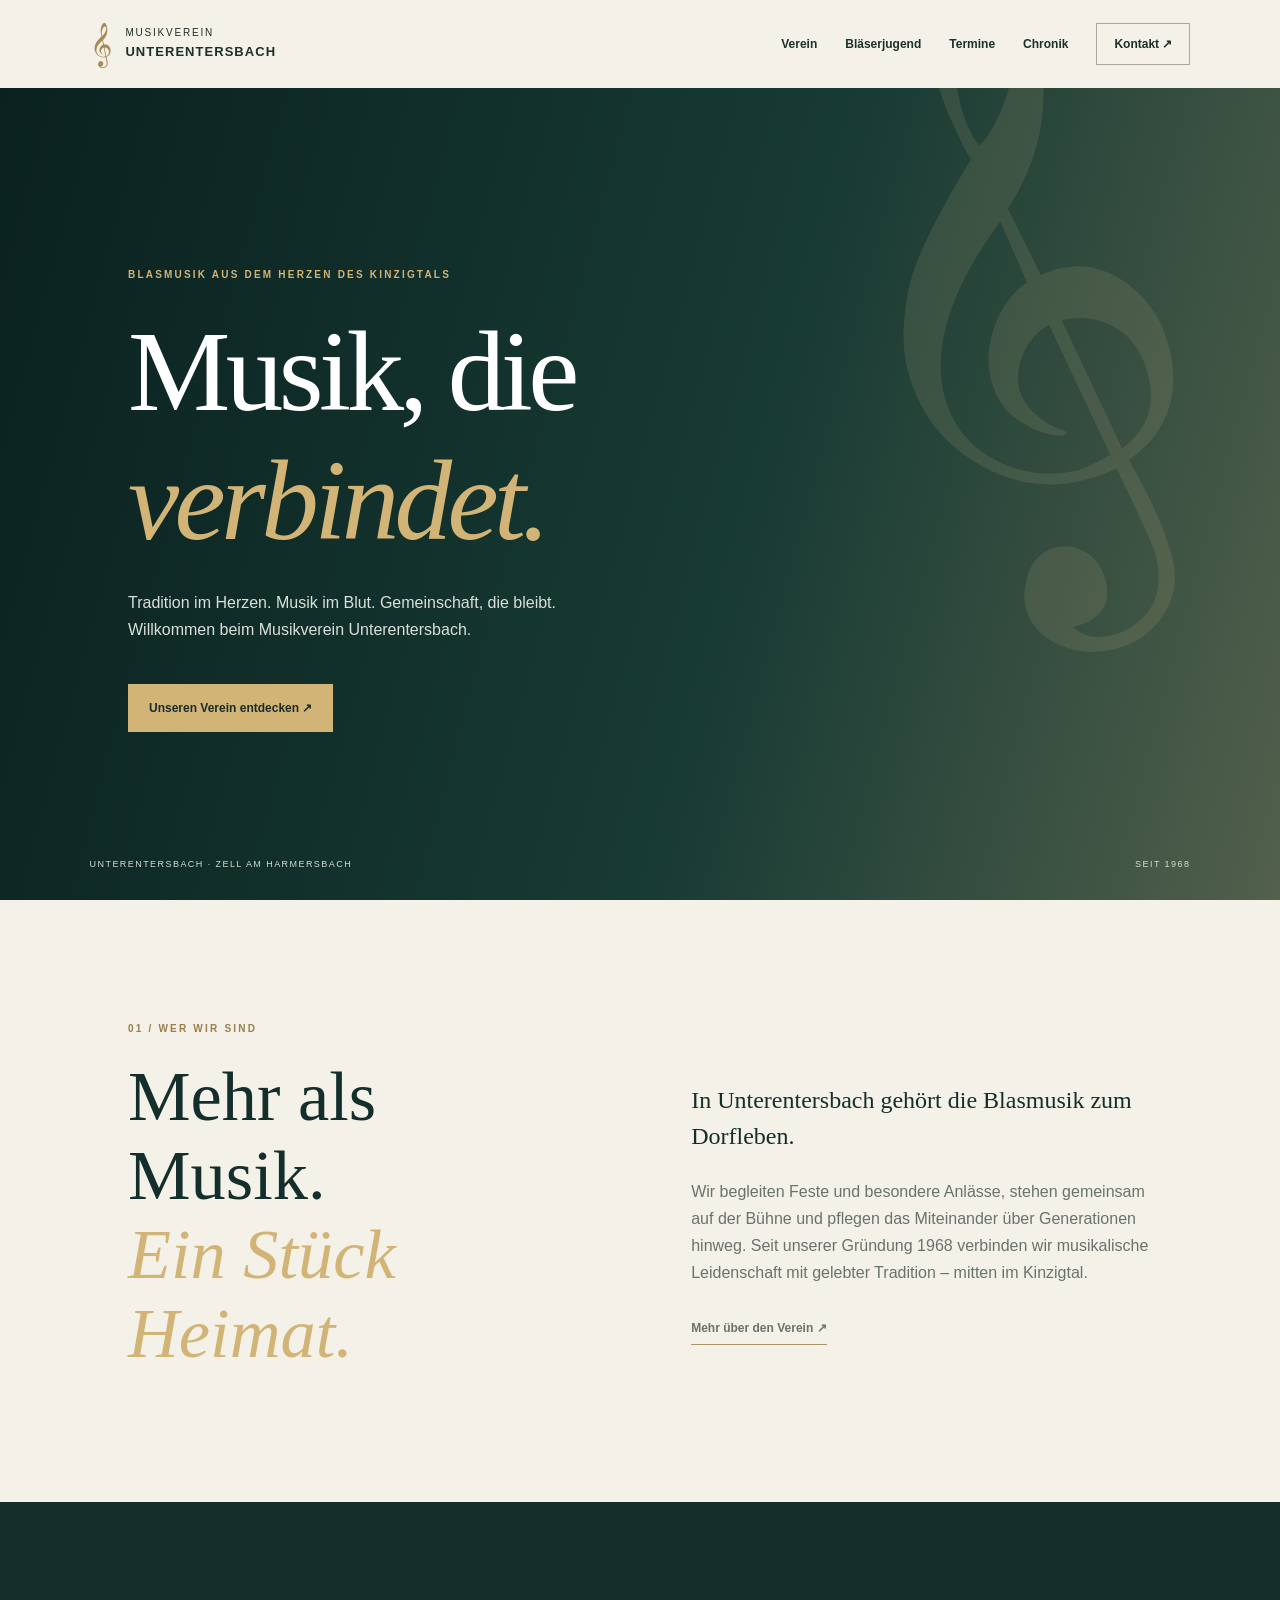
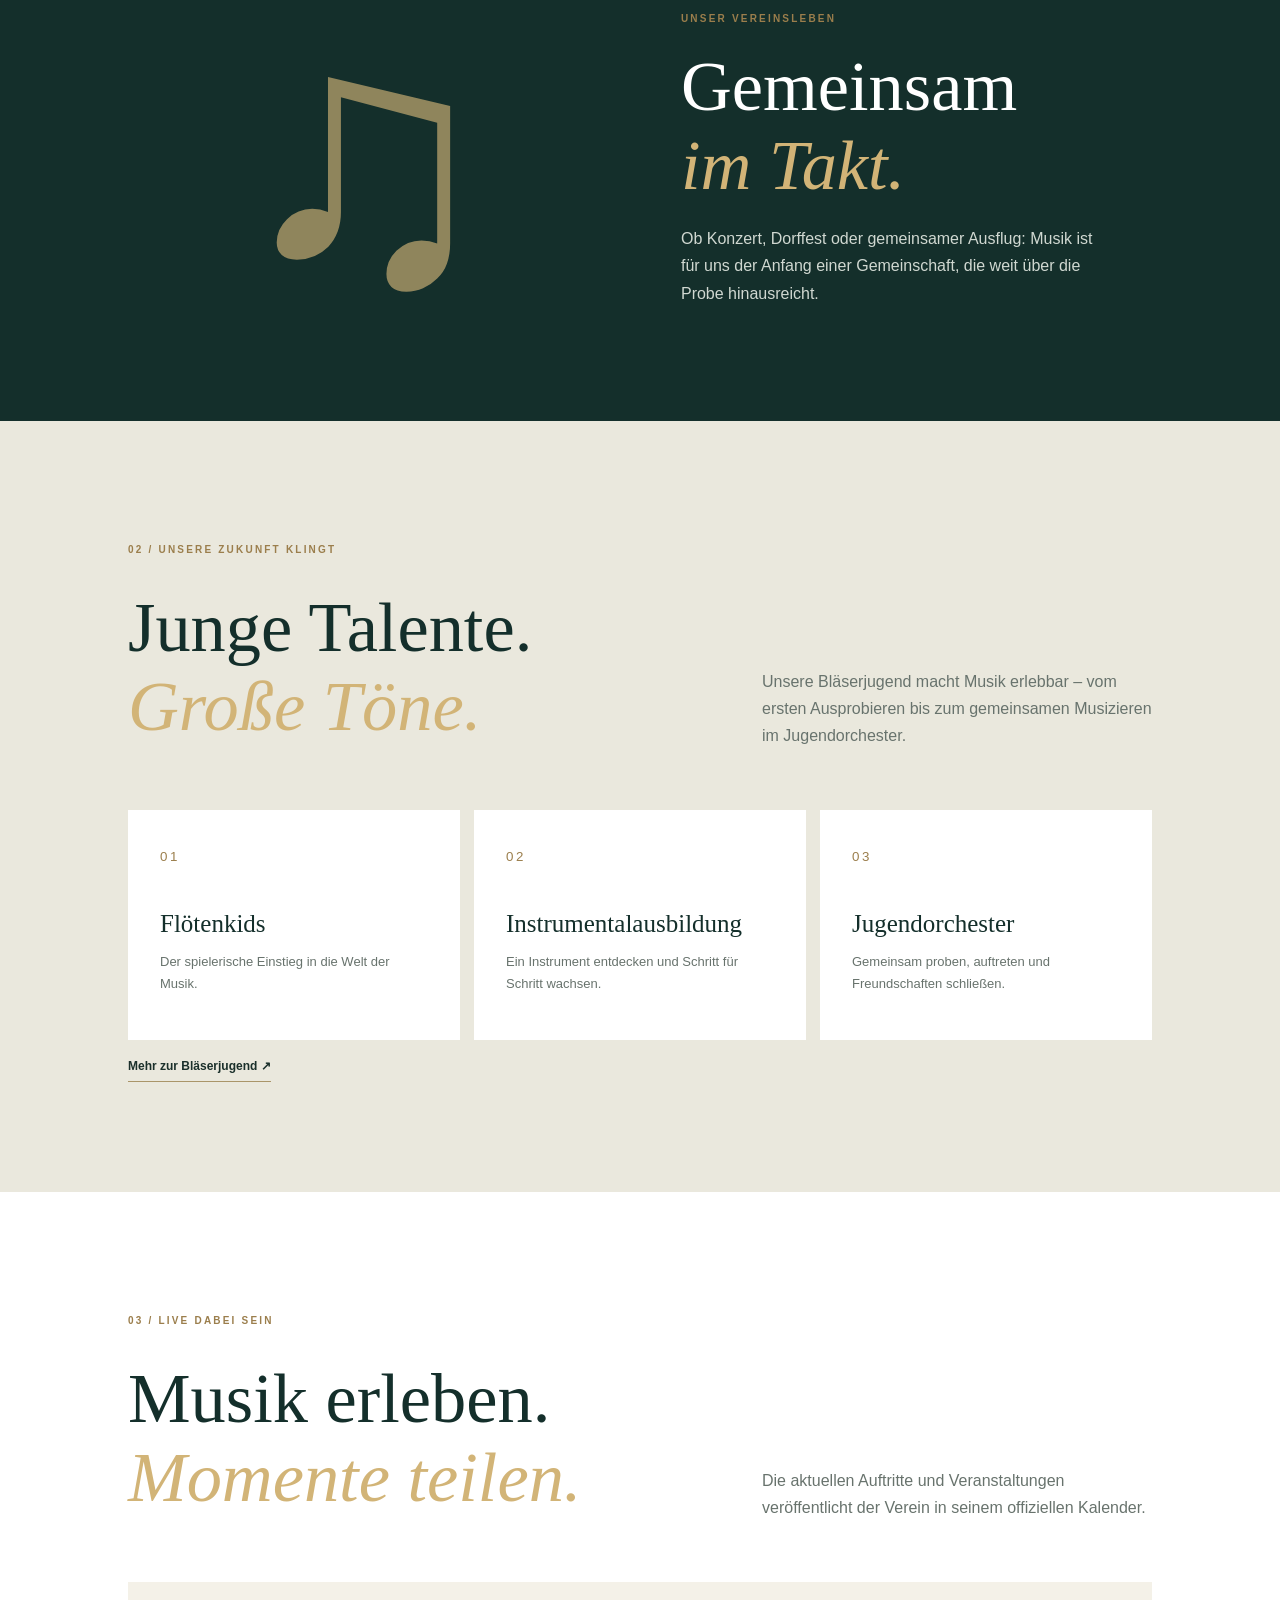
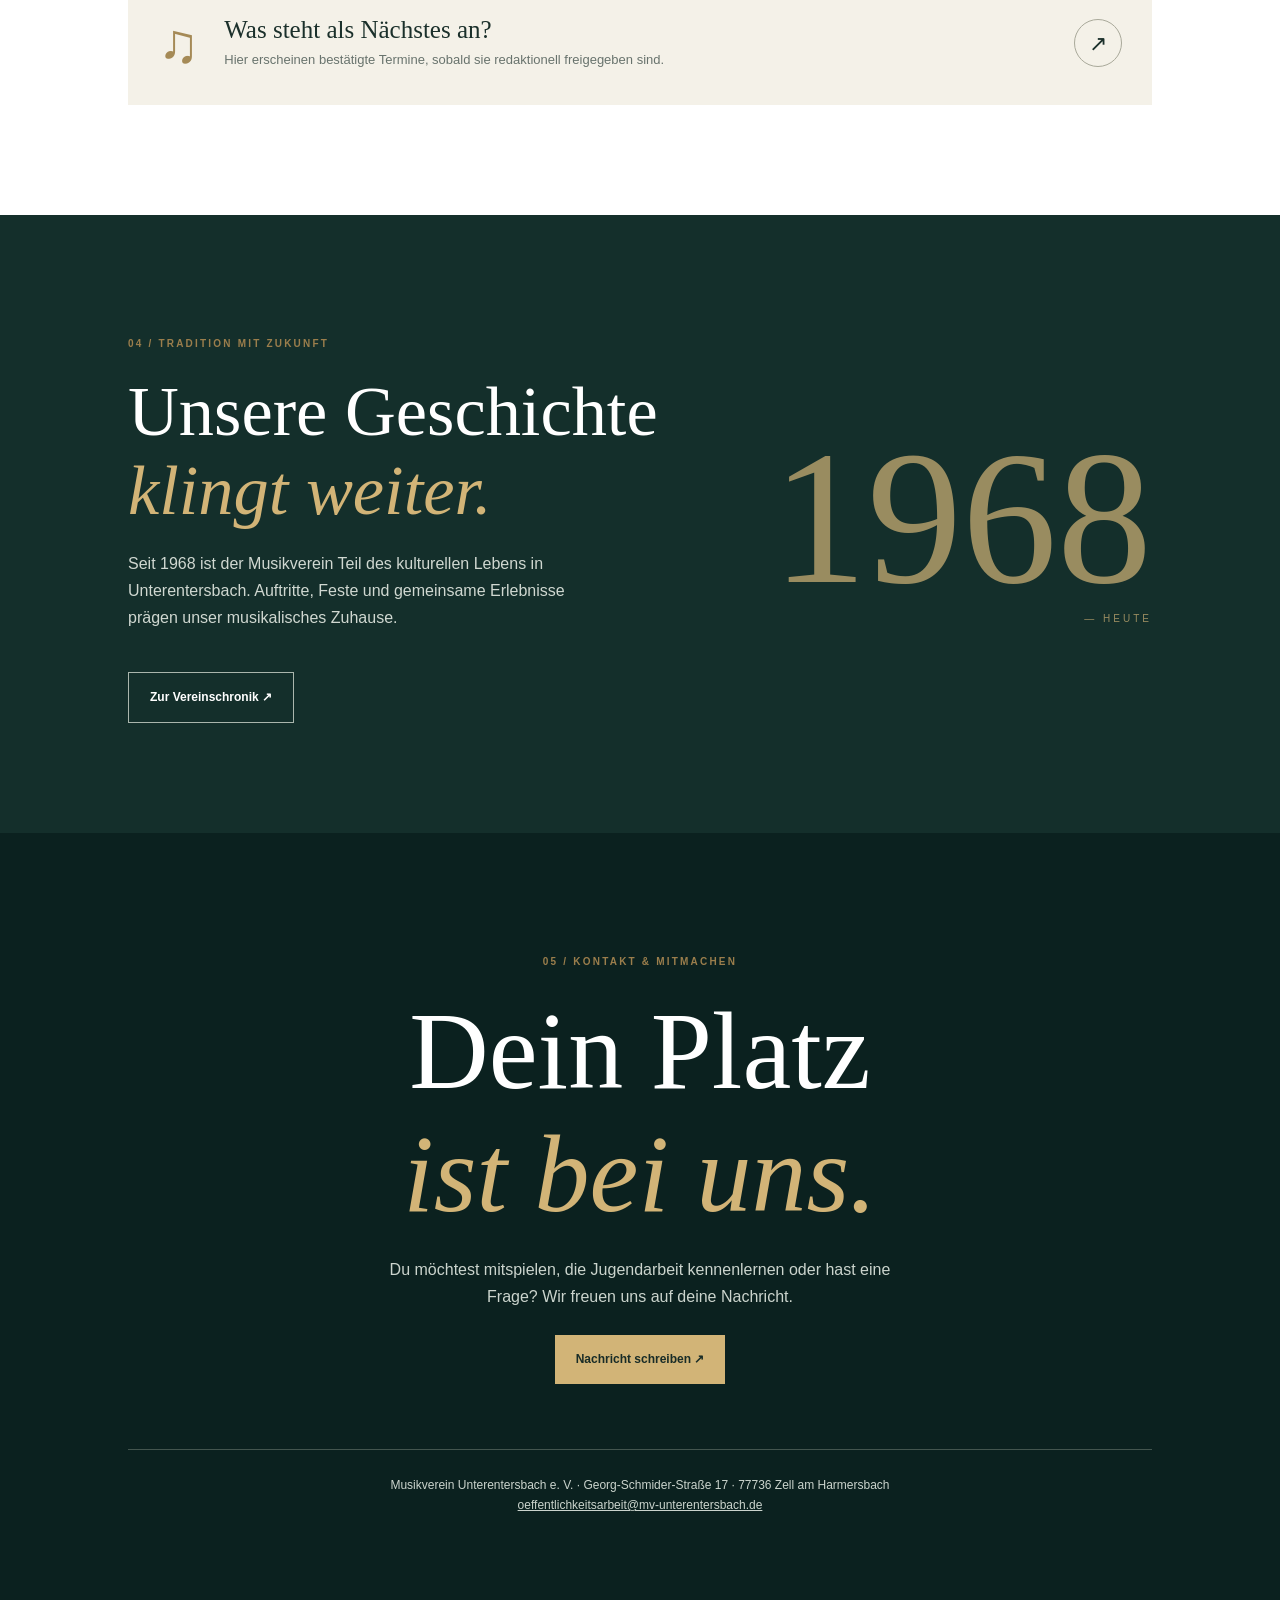
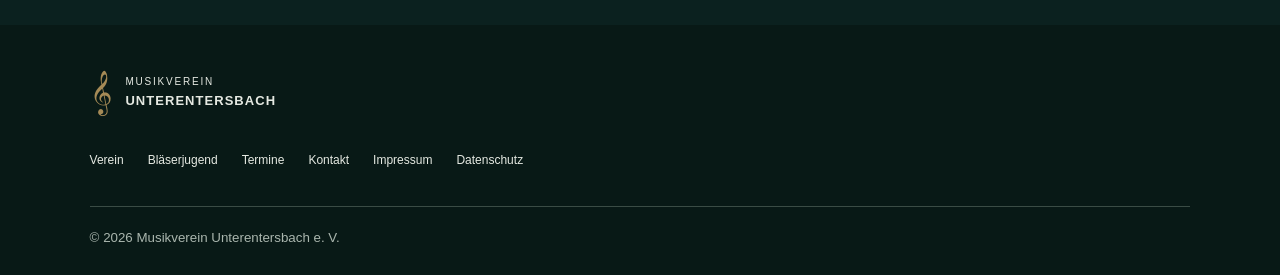
<file: index.html>
<!doctype html>
<html lang="de"><head><meta charset="utf-8"><meta name="viewport" content="width=device-width,initial-scale=1"><meta name="theme-color" content="#142f2b"><meta name="description" content="Musikverein Unterentersbach e. V. – Blasmusik, Gemeinschaft und musikalische Ausbildung in Zell am Harmersbach."><title>Musikverein Unterentersbach – Musik, die verbindet</title><link rel="stylesheet" href="styles.css"><script defer src="script.js"></script><script type="application/ld+json">{"@context":"https://schema.org","@type":"MusicGroup","name":"Musikverein Unterentersbach e. V.","foundingDate":"1968","email":"oeffentlichkeitsarbeit@mv-unterentersbach.de","address":{"@type":"PostalAddress","streetAddress":"Georg-Schmider-Straße 17","postalCode":"77736","addressLocality":"Zell am Harmersbach","addressCountry":"DE"}}</script></head>
<body><a class="skip" href="#main">Zum Inhalt springen</a><header class="header"><a class="brand" href="#start"><span class="mark">𝄞</span><span> MUSIKVEREIN <b>UNTERENTERSBACH</b></span></a><button class="menu" aria-expanded="false" aria-controls="nav" aria-label="Menü öffnen">☰</button><nav id="nav" aria-label="Hauptnavigation"><a href="#verein">Verein</a><a href="#jugend">Bläserjugend</a><a href="#termine">Termine</a><a href="#chronik">Chronik</a><a href="#kontakt" class="nav-cta">Kontakt ↗</a></nav></header>
<main id="main"><section class="hero" id="start"><div class="hero-art" aria-hidden="true">𝄞</div><div class="hero-copy"><p class="eyebrow">BLASMUSIK AUS DEM HERZEN DES KINZIGTALS</p><h1>Musik, die<br><em>verbindet.</em></h1><p>Tradition im Herzen. Musik im Blut. Gemeinschaft, die bleibt. Willkommen beim Musikverein Unterentersbach.</p><a class="button gold" href="#verein">Unseren Verein entdecken ↗</a></div><div class="hero-foot">UNTERENTERSBACH · ZELL AM HARMERSBACH <span>SEIT 1968</span></div></section>
<section class="intro section" id="verein"><div><p class="eyebrow">01 / WER WIR SIND</p><h2>Mehr als Musik.<br><em>Ein Stück Heimat.</em></h2></div><div class="prose"><p class="lead">In Unterentersbach gehört die Blasmusik zum Dorfleben.</p><p>Wir begleiten Feste und besondere Anlässe, stehen gemeinsam auf der Bühne und pflegen das Miteinander über Generationen hinweg. Seit unserer Gründung 1968 verbinden wir musikalische Leidenschaft mit gelebter Tradition – mitten im Kinzigtal.</p><a class="underlink" href="https://www.musikverein-unterentersbach.de/" target="_blank" rel="noopener">Mehr über den Verein ↗</a></div></section>
<section class="band"><div class="band-symbol">♫</div><div><p class="eyebrow">UNSER VEREINSLEBEN</p><h2>Gemeinsam<br><em>im Takt.</em></h2><p>Ob Konzert, Dorffest oder gemeinsamer Ausflug: Musik ist für uns der Anfang einer Gemeinschaft, die weit über die Probe hinausreicht.</p></div></section>
<section class="section youth" id="jugend"><p class="eyebrow">02 / UNSERE ZUKUNFT KLINGT</p><div class="heading"><h2>Junge Talente.<br><em>Große Töne.</em></h2><p>Unsere Bläserjugend macht Musik erlebbar – vom ersten Ausprobieren bis zum gemeinsamen Musizieren im Jugendorchester.</p></div><div class="tiles"><article><small>01</small><h3>Flötenkids</h3><p>Der spielerische Einstieg in die Welt der Musik.</p></article><article><small>02</small><h3>Instrumentalausbildung</h3><p>Ein Instrument entdecken und Schritt für Schritt wachsen.</p></article><article><small>03</small><h3>Jugendorchester</h3><p>Gemeinsam proben, auftreten und Freundschaften schließen.</p></article></div><a class="underlink" href="https://www.musikverein-unterentersbach.de/blaeserjugend/index.html" target="_blank" rel="noopener">Mehr zur Bläserjugend ↗</a></section>
<section class="section events" id="termine"><p class="eyebrow">03 / LIVE DABEI SEIN</p><div class="heading"><h2>Musik erleben.<br><em>Momente teilen.</em></h2><p>Die aktuellen Auftritte und Veranstaltungen veröffentlicht der Verein in seinem offiziellen Kalender.</p></div><div class="event"><span>♫</span><div><h3>Was steht als Nächstes an?</h3><p>Hier erscheinen bestätigte Termine, sobald sie redaktionell freigegeben sind.</p></div><a class="circle" href="https://www.musikverein-unterentersbach.de/" target="_blank" rel="noopener" aria-label="Vereinswebsite und Termine">↗</a></div></section>
<section class="history section" id="chronik"><div><p class="eyebrow">04 / TRADITION MIT ZUKUNFT</p><h2>Unsere Geschichte<br><em>klingt weiter.</em></h2><p>Seit 1968 ist der Musikverein Teil des kulturellen Lebens in Unterentersbach. Auftritte, Feste und gemeinsame Erlebnisse prägen unser musikalisches Zuhause.</p><a class="button outline" href="https://www.musikverein-unterentersbach.de/" target="_blank" rel="noopener">Zur Vereinschronik ↗</a></div><div class="year">1968<span>— HEUTE</span></div></section>
<section class="section contact" id="kontakt"><p class="eyebrow">05 / KONTAKT & MITMACHEN</p><h2>Dein Platz<br><em>ist bei uns.</em></h2><p>Du möchtest mitspielen, die Jugendarbeit kennenlernen oder hast eine Frage? Wir freuen uns auf deine Nachricht.</p><a class="button gold" href="mailto:oeffentlichkeitsarbeit@mv-unterentersbach.de">Nachricht schreiben ↗</a><div class="address">Musikverein Unterentersbach e. V. · Georg-Schmider-Straße 17 · 77736 Zell am Harmersbach<br><a href="mailto:oeffentlichkeitsarbeit@mv-unterentersbach.de">oeffentlichkeitsarbeit@mv-unterentersbach.de</a></div></section></main>
<footer><div class="brand"><span class="mark">𝄞</span><span>MUSIKVEREIN <b>UNTERENTERSBACH</b></span></div><div class="footlinks"><a href="#verein">Verein</a><a href="#jugend">Bläserjugend</a><a href="#termine">Termine</a><a href="#kontakt">Kontakt</a><a href="impressum.html">Impressum</a><a href="datenschutz.html">Datenschutz</a></div><small>© <span id="year"></span> Musikverein Unterentersbach e. V.</small></footer></body></html>
</file>
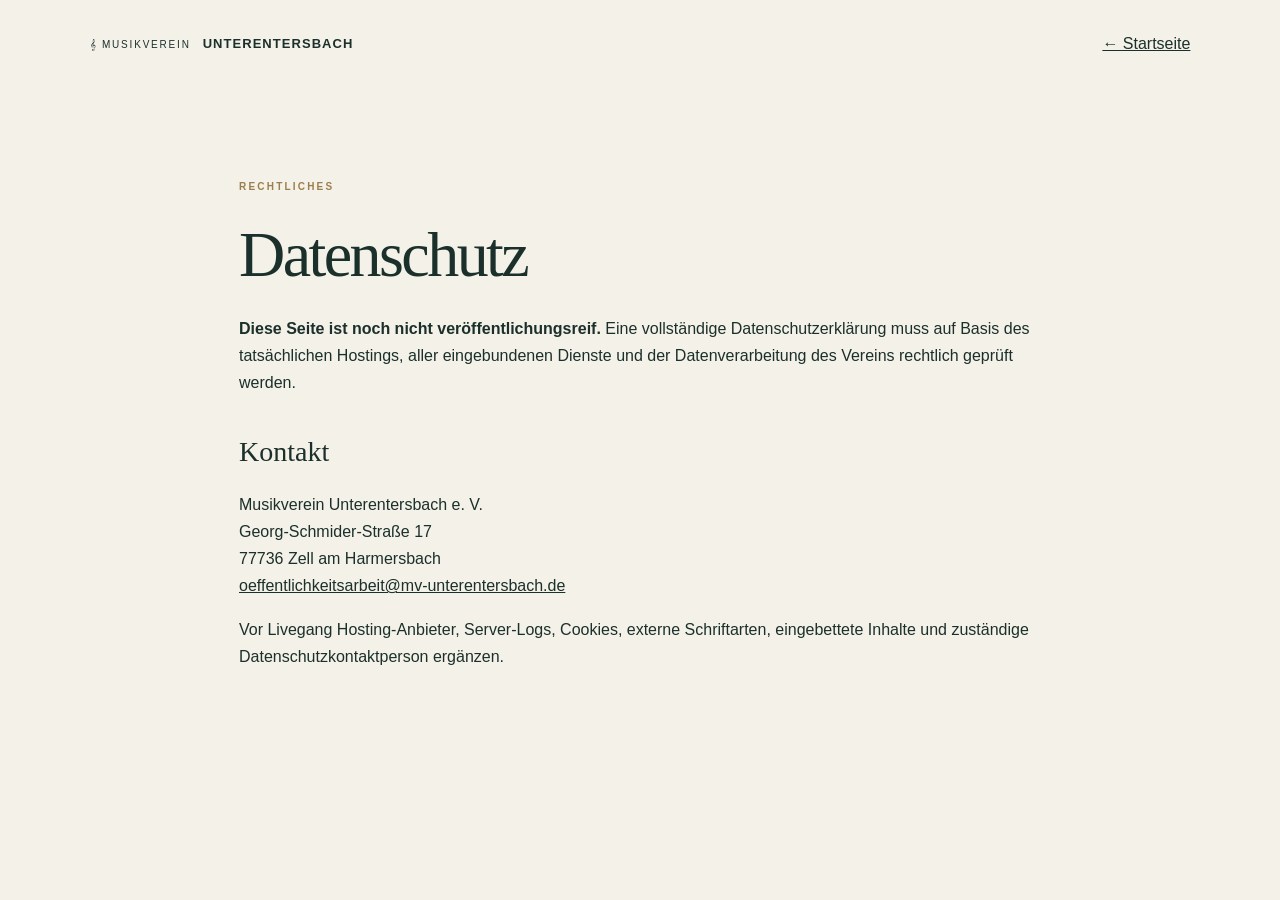
<file: datenschutz.html>
<!doctype html><html lang="de"><head><meta charset="utf-8"><meta name="viewport" content="width=device-width,initial-scale=1"><title>Datenschutz | Musikverein Unterentersbach</title><link rel="stylesheet" href="styles.css"></head><body><header class="header"><a class="brand" href="index.html">𝄞 MUSIKVEREIN <b>UNTERENTERSBACH</b></a><a href="index.html">← Startseite</a></header><main class="legal"><p class="eyebrow">RECHTLICHES</p><h1>Datenschutz</h1><p><strong>Diese Seite ist noch nicht veröffentlichungsreif.</strong> Eine vollständige Datenschutzerklärung muss auf Basis des tatsächlichen Hostings, aller eingebundenen Dienste und der Datenverarbeitung des Vereins rechtlich geprüft werden.</p><h2>Kontakt</h2><p>Musikverein Unterentersbach e. V.<br>Georg-Schmider-Straße 17<br>77736 Zell am Harmersbach<br><a href="mailto:oeffentlichkeitsarbeit@mv-unterentersbach.de">oeffentlichkeitsarbeit@mv-unterentersbach.de</a></p><p>Vor Livegang Hosting-Anbieter, Server-Logs, Cookies, externe Schriftarten, eingebettete Inhalte und zuständige Datenschutzkontaktperson ergänzen.</p></main></body></html>
</file>
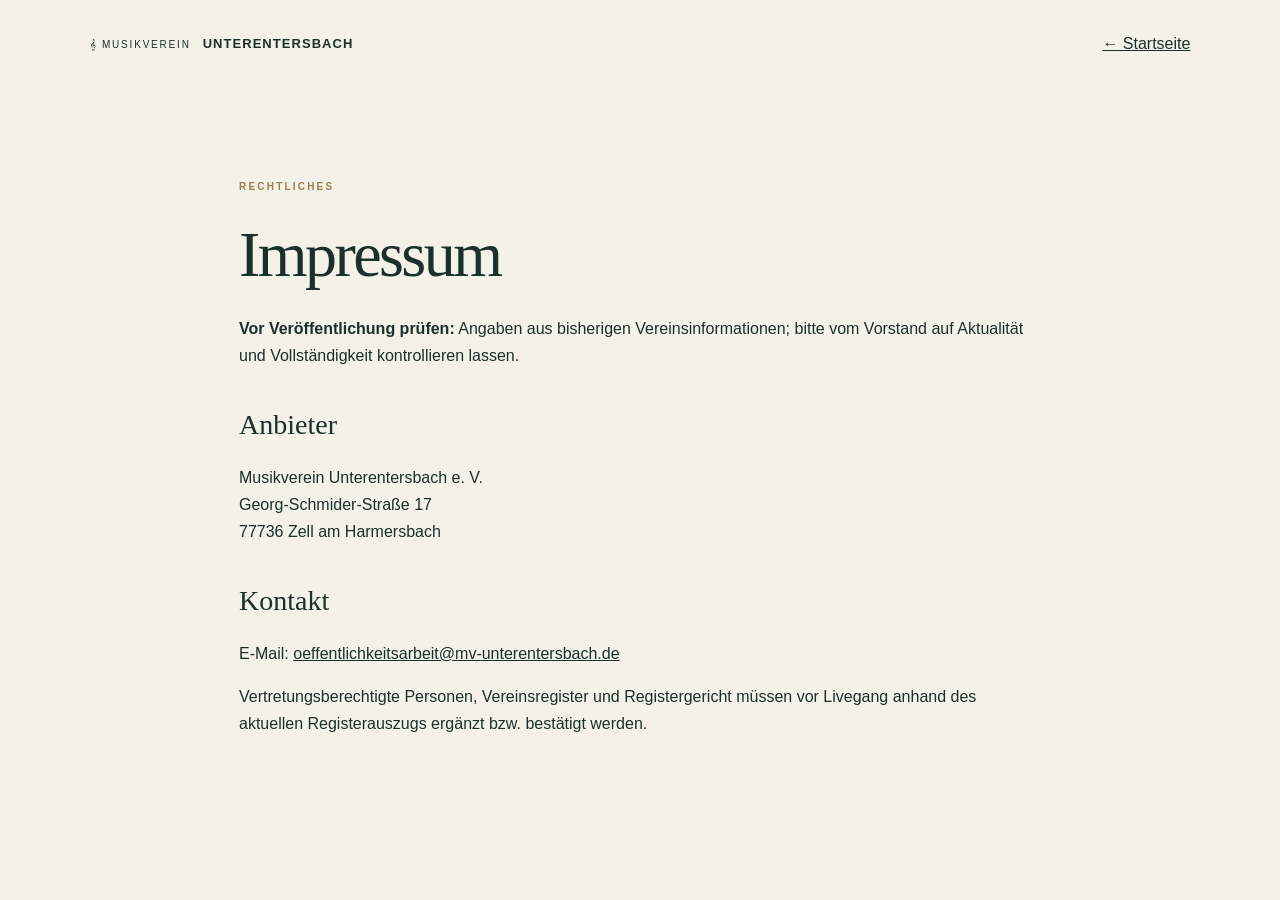
<file: impressum.html>
<!doctype html><html lang="de"><head><meta charset="utf-8"><meta name="viewport" content="width=device-width,initial-scale=1"><title>Impressum | Musikverein Unterentersbach</title><link rel="stylesheet" href="styles.css"></head><body><header class="header"><a class="brand" href="index.html">𝄞 MUSIKVEREIN <b>UNTERENTERSBACH</b></a><a href="index.html">← Startseite</a></header><main class="legal"><p class="eyebrow">RECHTLICHES</p><h1>Impressum</h1><p><strong>Vor Veröffentlichung prüfen:</strong> Angaben aus bisherigen Vereinsinformationen; bitte vom Vorstand auf Aktualität und Vollständigkeit kontrollieren lassen.</p><h2>Anbieter</h2><p>Musikverein Unterentersbach e. V.<br>Georg-Schmider-Straße 17<br>77736 Zell am Harmersbach</p><h2>Kontakt</h2><p>E-Mail: <a href="mailto:oeffentlichkeitsarbeit@mv-unterentersbach.de">oeffentlichkeitsarbeit@mv-unterentersbach.de</a></p><p>Vertretungsberechtigte Personen, Vereinsregister und Registergericht müssen vor Livegang anhand des aktuellen Registerauszugs ergänzt bzw. bestätigt werden.</p></main></body></html>
</file>
<file: styles.css>
:root{--green:#142f2b;--deep:#0b211f;--cream:#f4f1e8;--gold:#d2b477;--ink:#1b302b;--muted:#68736d}*{box-sizing:border-box}html{scroll-behavior:smooth;scroll-padding-top:90px}body{margin:0;background:var(--cream);color:var(--ink);font:16px/1.7 'DM Sans',Arial,sans-serif}a{color:inherit}a:focus-visible,button:focus-visible{outline:3px solid #c18c2d;outline-offset:4px}.skip{position:absolute;left:-999px;top:0;background:white;padding:12px;z-index:50}.skip:focus{left:12px}.header{height:88px;padding:0 7%;display:flex;align-items:center;justify-content:space-between;background:var(--cream);position:sticky;top:0;z-index:20}.brand{display:flex;align-items:center;gap:12px;text-decoration:none;font-size:10px;letter-spacing:.18em}.brand b{display:block;font-size:13px;letter-spacing:.08em}.mark{font:38px Georgia;color:#a58a56}.header nav{display:flex;gap:28px;align-items:center}.header nav a{text-decoration:none;font-size:12px;font-weight:600}.nav-cta{border:1px solid #a9a99a;padding:10px 17px}.menu{display:none}.hero{min-height:690px;height:calc(100svh - 88px);max-height:900px;background:linear-gradient(105deg,#0a211f 0%,#183b34 58%,#52604c 100%);color:#fff;position:relative;display:flex;align-items:center;overflow:hidden}.hero-art{position:absolute;right:8%;top:-14%;font:clamp(360px,48vw,720px)/1 Georgia;color:#d4bd87;opacity:.13;transform:rotate(-14deg)}.hero-copy{position:relative;z-index:1;padding:60px 10%;max-width:900px}.eyebrow{font-size:10px;font-weight:700;letter-spacing:.22em;color:#9b7e4c}.hero .eyebrow{color:var(--gold)}h1,h2,h3{font-family:'Playfair Display',Georgia,serif;font-weight:500;line-height:1.12}h1{font-size:clamp(66px,9vw,120px);letter-spacing:-.04em;margin:24px 0}h1 em,h2 em{color:var(--gold);font-weight:500}.hero-copy>p:not(.eyebrow){max-width:470px;color:#d9e0d9}.button{display:inline-block;text-decoration:none;padding:14px 21px;font-size:12px;font-weight:700;margin-top:25px}.gold{background:var(--gold);color:#192c27}.hero-foot{position:absolute;bottom:28px;left:7%;right:7%;display:flex;justify-content:space-between;font-size:9px;letter-spacing:.16em;color:#d5dcd4}.section{padding:110px 10%}.intro{display:grid;grid-template-columns:1fr 1fr;gap:10%;align-items:center}.intro h2,.heading h2,.history h2,.band h2,.contact h2{font-size:clamp(44px,5.5vw,76px);color:var(--green);margin:20px 0}.prose{max-width:480px;color:var(--muted)}.lead{font:24px/1.5 Georgia;color:var(--green)}.underlink{display:inline-block;margin-top:16px;text-decoration:none;border-bottom:1px solid #aa9569;padding-bottom:5px;font-size:12px;font-weight:700}.band{background:var(--green);color:#fff;padding:80px 10%;display:grid;grid-template-columns:1fr 1fr;align-items:center;gap:8%}.band-symbol{font:clamp(180px,28vw,360px)/1 Georgia;color:var(--gold);opacity:.65;text-align:center}.band h2{color:#fff}.band p:not(.eyebrow){max-width:420px;color:#d0d8d1}.youth{background:#eae8dd}.heading{display:flex;justify-content:space-between;align-items:end;gap:40px;margin-bottom:45px}.heading>p{max-width:390px;color:var(--muted)}.tiles{display:grid;grid-template-columns:repeat(3,1fr);gap:14px}.tiles article{background:#fff;padding:32px;min-height:220px}.tiles small{color:#9b7e4c;letter-spacing:.2em}.tiles h3{font-size:25px;color:var(--green);margin:40px 0 8px}.tiles p{font-size:13px;color:var(--muted)}.events{background:#fff}.event{background:var(--cream);padding:30px;display:flex;align-items:center;gap:25px}.event>span{font:55px Georgia;color:#a58a56}.event div{flex:1}.event h3{font-size:25px;margin:0 0 5px}.event p{font-size:13px;color:var(--muted);margin:0}.circle{width:48px;height:48px;border:1px solid #a9a99a;border-radius:50%;display:grid;place-items:center;text-decoration:none;font-size:22px}.history{background:var(--green);color:white;display:flex;justify-content:space-between;align-items:center;gap:30px}.history h2{color:white}.history p:not(.eyebrow){max-width:490px;color:#d0d8d1}.outline{border:1px solid #aab6ad;color:white}.year{font:clamp(90px,15vw,190px)/1 Georgia;color:var(--gold);opacity:.7}.year span{display:block;text-align:right;font:10px Arial;letter-spacing:.3em}.contact{text-align:center;background:var(--deep);color:white}.contact h2{color:white;font-size:clamp(65px,9vw,110px)}.contact>p:not(.eyebrow){max-width:510px;margin:0 auto;color:#cbd4cd}.address{margin-top:65px;padding-top:25px;border-top:1px solid #43554e;font-size:12px;color:#cbd4cd}footer{background:#081916;color:#e5e9e2;padding:45px 7% 25px}footer .footlinks{display:flex;flex-wrap:wrap;gap:24px;margin:35px 0}footer a{text-decoration:none;font-size:12px}footer>small{display:block;border-top:1px solid #3a4c45;padding-top:20px;color:#aab6ae}.legal{max-width:850px;margin:auto;min-height:70vh;padding:80px 24px}.legal h1{font-size:64px}.legal h2{font-size:28px;margin-top:40px}@media(max-width:850px){.header{height:74px}.menu{display:block;border:0;background:none;font-size:28px;color:var(--green)}.header nav{display:none;position:absolute;top:74px;left:0;right:0;background:var(--cream);padding:20px 7%;flex-direction:column;align-items:stretch;gap:12px;box-shadow:0 12px 20px #0002}.header nav.open{display:flex}.header nav a{padding:8px}.intro,.band{grid-template-columns:1fr}.band-symbol{display:none}.heading{display:block}.tiles{grid-template-columns:1fr}.history{align-items:flex-start}.year{display:none}}@media(max-width:560px){.hero{min-height:620px;height:auto}.hero-copy{padding:65px 25px 100px}.hero-foot{font-size:8px}.section{padding:75px 24px}.band{padding:70px 24px}.event{padding:22px;gap:12px}.event>span{display:none}.history{padding:75px 24px}.contact{padding:75px 24px}footer .footlinks{gap:15px}.brand{font-size:9px}.brand b{font-size:11px}}@media(prefers-reduced-motion:reduce){html{scroll-behavior:auto}*,*:before,*:after{transition:none!important;animation:none!important}}
</file>
